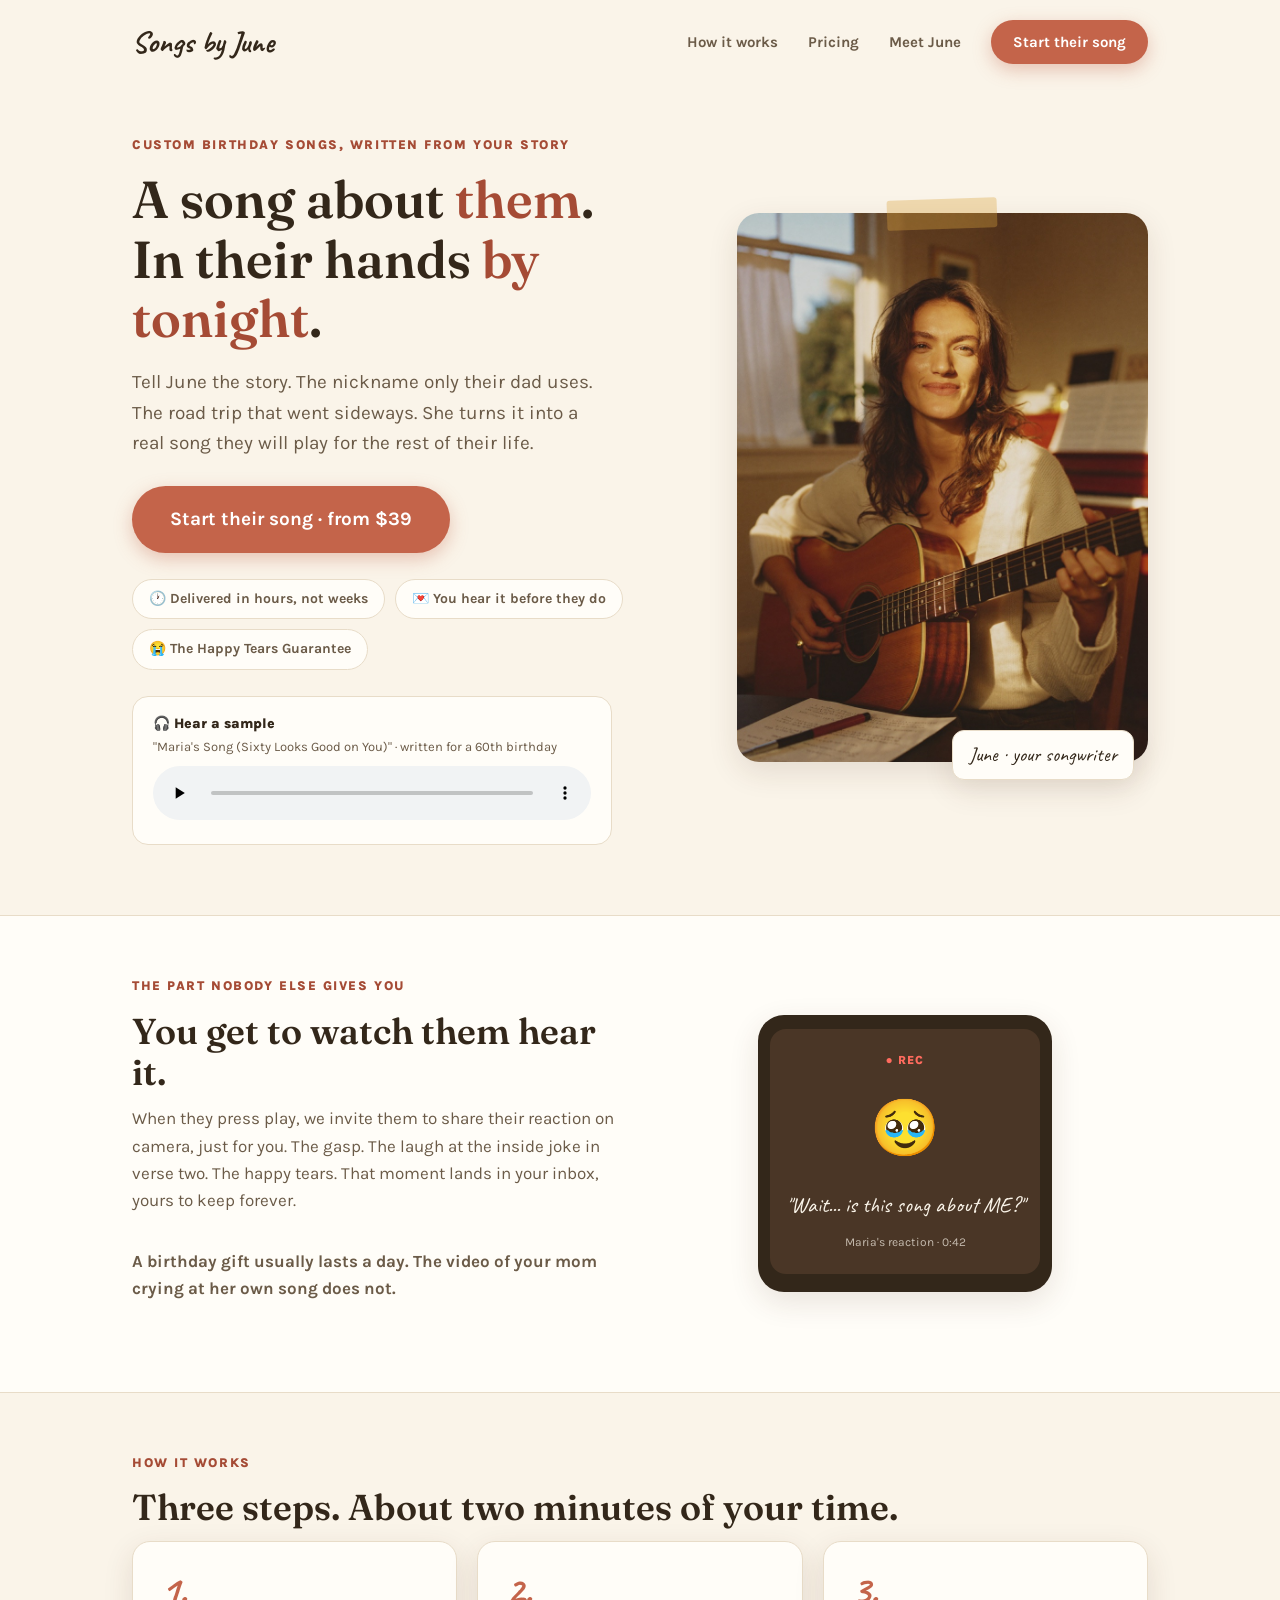
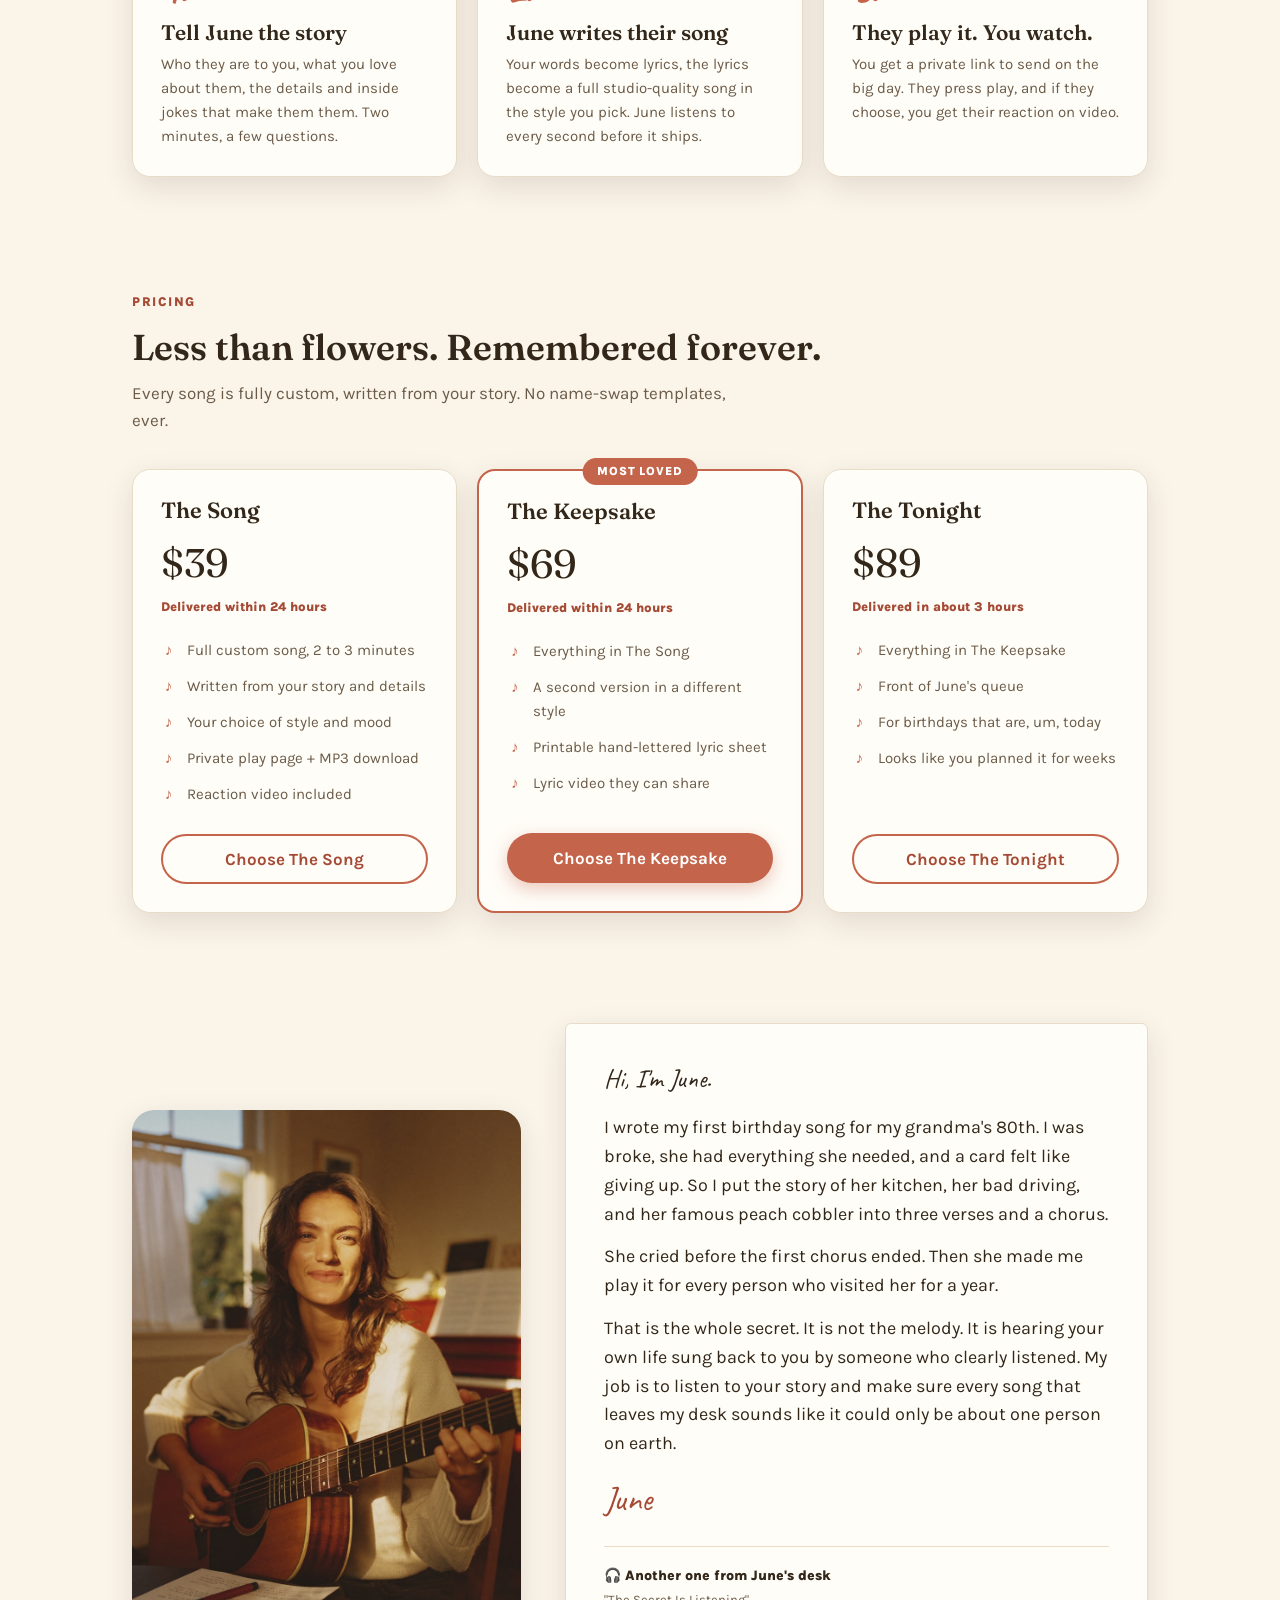
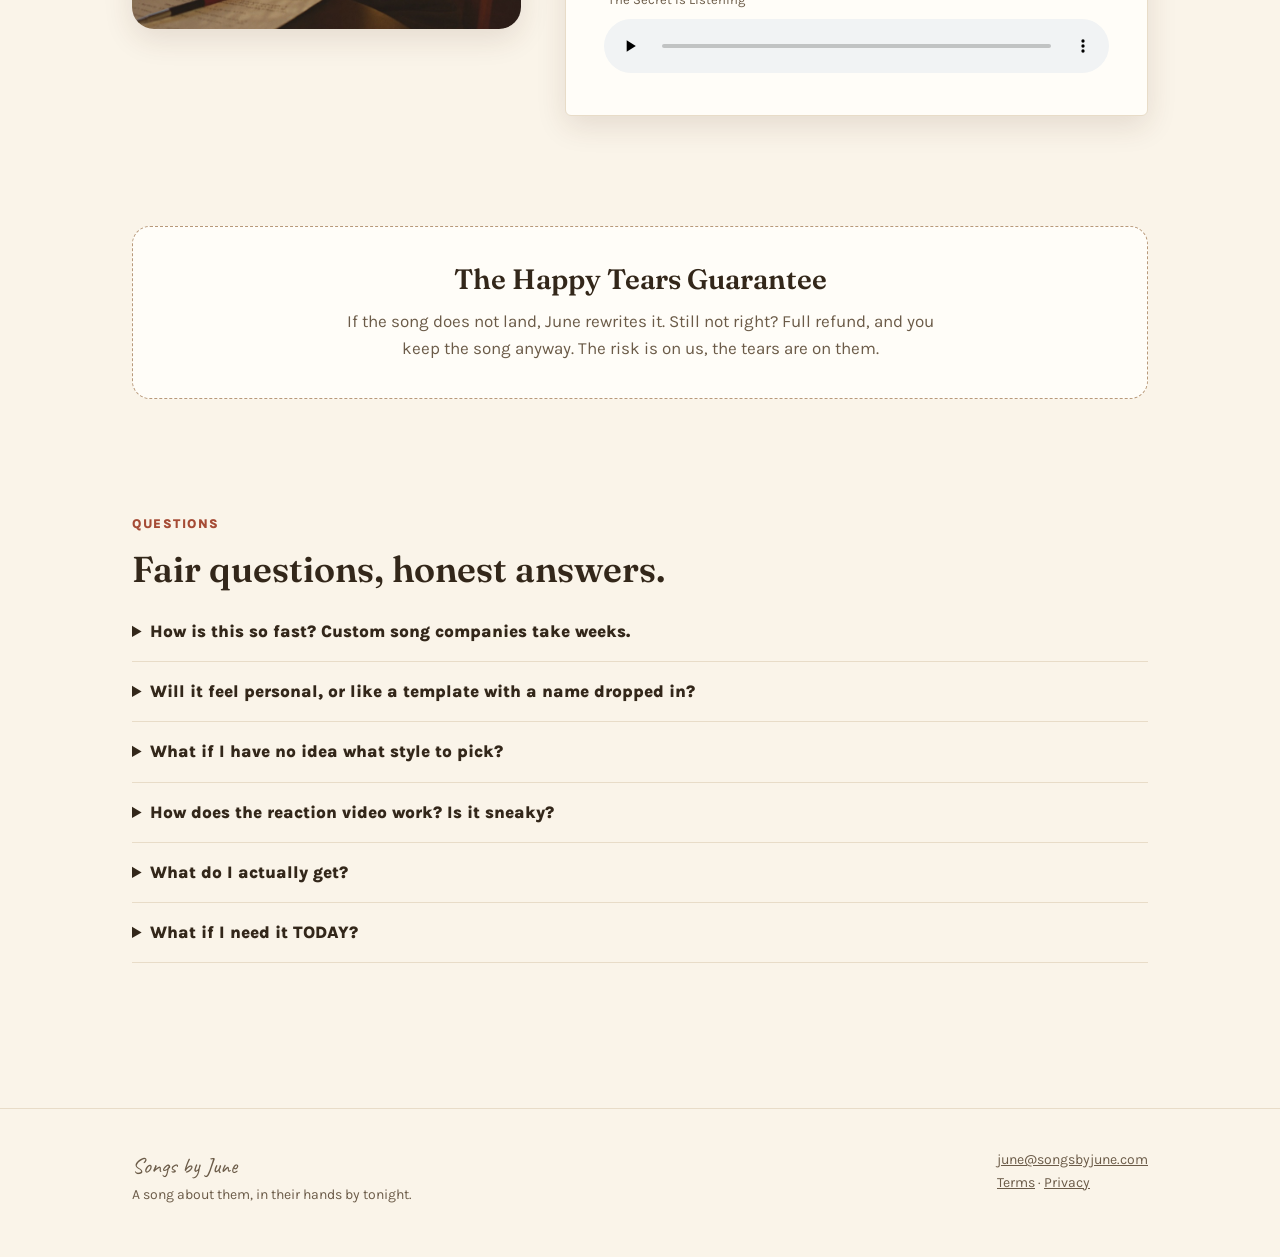
<file: index.html>
<!doctype html>
<html lang="en">
<head>
<meta charset="utf-8">
<meta name="viewport" content="width=device-width, initial-scale=1">
<title>Songs by June | A custom birthday song about them, in their hands by tonight</title>
<meta name="description" content="June turns your stories, memories, and inside jokes into a real custom birthday song. Delivered in hours, not weeks. From $39.">
<link rel="preconnect" href="https://fonts.googleapis.com">
<link href="https://fonts.googleapis.com/css2?family=Fraunces:wght@500;600;700&family=Karla:wght@400;700;800&family=Caveat:wght@600;700&display=swap" rel="stylesheet">
<link rel="stylesheet" href="style.css">
<style>
  .hero { display: grid; grid-template-columns: 1.15fr .85fr; gap: 48px; align-items: center; padding: 46px 0 70px; }
  .hero h1 { font-size: 52px; margin-bottom: 18px; }
  .hero h1 em { font-style: normal; color: var(--terra-deep); }
  .hero p.lead { font-size: 19px; color: var(--ink-soft); margin-bottom: 28px; max-width: 480px; }
  .portrait { position: relative; }
  .portrait img { width: 100%; border-radius: 22px; box-shadow: var(--shadow); display: block; }
  .portrait .tape { position: absolute; top: -14px; left: 50%; transform: translateX(-50%) rotate(-2deg);
    background: rgba(217,164,65,.35); width: 110px; height: 30px; border-radius: 3px; }
  .portrait .caption { position: absolute; bottom: -18px; right: 14px; background: var(--paper);
    border: 1px solid var(--line); border-radius: 12px; padding: 8px 16px; font-size: 20px; box-shadow: var(--shadow); }
  .chips { display: flex; flex-wrap: wrap; gap: 10px; margin-top: 26px; }
  section { padding: 55px 0; }
  .sec-title { font-size: 36px; margin-bottom: 12px; }
  .sec-sub { color: var(--ink-soft); max-width: 620px; margin-bottom: 34px; }
  .steps { display: grid; grid-template-columns: repeat(3, 1fr); gap: 20px; }
  .steps .card b.num { font-family: 'Caveat', cursive; font-size: 40px; color: var(--terra); display: block; line-height: 1; }
  .steps .card h3 { font-size: 21px; margin: 10px 0 8px; }
  .steps .card p { font-size: 15px; color: var(--ink-soft); }
  .reaction { background: var(--paper); border-top: 1px solid var(--line); border-bottom: 1px solid var(--line); }
  .reaction .grid { display: grid; grid-template-columns: 1fr 1fr; gap: 44px; align-items: center; }
  .phone { background: var(--ink); border-radius: 26px; padding: 14px 12px 18px; color: var(--cream); max-width: 300px; margin: 0 auto; box-shadow: var(--shadow); }
  .phone .screen { background: #4a3626; border-radius: 16px; padding: 22px 16px; text-align: center; }
  .phone .screen .rec { color: #ff6b5e; font-size: 12px; font-weight: 800; letter-spacing: .1em; }
  .phone .screen .face { font-size: 56px; margin: 14px 0; }
  .tiers { display: grid; grid-template-columns: repeat(3, 1fr); gap: 20px; align-items: stretch; }
  .tier { position: relative; display: flex; flex-direction: column; }
  .tier.popular { border: 2px solid var(--terra); }
  .tier .flag { position: absolute; top: -13px; left: 50%; transform: translateX(-50%); background: var(--terra);
    color: #fff; font-size: 12px; font-weight: 800; letter-spacing: .08em; padding: 4px 14px; border-radius: 20px; }
  .tier h3 { font-size: 22px; }
  .tier .price { font-family: 'Fraunces', serif; font-size: 40px; margin: 8px 0 2px; }
  .tier .when { font-size: 13px; font-weight: 800; color: var(--terra-deep); margin-bottom: 14px; }
  .tier ul { list-style: none; margin: 0 0 22px; flex: 1; }
  .tier li { font-size: 15px; color: var(--ink-soft); padding: 6px 0 6px 26px; position: relative; }
  .tier li::before { content: "♪"; position: absolute; left: 4px; color: var(--terra); }
  .june { display: grid; grid-template-columns: .8fr 1.2fr; gap: 44px; align-items: center; }
  .note { background: var(--paper); border: 1px solid var(--line); border-radius: 6px; padding: 34px 38px;
    box-shadow: var(--shadow); font-size: 18px; color: var(--ink); }
  .note .hand { font-size: 26px; }
  .note p { margin-bottom: 14px; }
  .sig { font-family: 'Caveat', cursive; font-size: 34px; color: var(--terra-deep); }
  details { border-bottom: 1px solid var(--line); padding: 16px 0; }
  details summary { font-weight: 800; cursor: pointer; font-size: 17px; }
  details p { color: var(--ink-soft); padding-top: 10px; max-width: 640px; }
  .guarantee { text-align: center; background: var(--paper); border: 1px dashed var(--kraft); border-radius: 18px; padding: 36px; }
  /* order overlay */
  #order { position: fixed; inset: 0; background: rgba(51,39,26,.45); display: none; z-index: 50; overflow-y: auto; padding: 30px 16px; }
  #order.open { display: block; }
  #order .panel { background: var(--cream); border-radius: 20px; max-width: 560px; margin: 0 auto; padding: 30px 30px 36px; position: relative; }
  #order .close { position: absolute; top: 14px; right: 18px; background: none; border: none; font-size: 26px; cursor: pointer; color: var(--ink-soft); }
  .step { display: none; } .step.on { display: block; }
  .stepnav { display: flex; justify-content: space-between; margin-top: 26px; }
  .tier-pick { border: 1.5px solid var(--line); border-radius: 14px; padding: 14px 16px; margin-bottom: 10px; cursor: pointer; background: #fff; display: flex; justify-content: space-between; align-items: center; }
  .tier-pick.on { border-color: var(--terra); background: rgba(196,100,74,.06); }
  .tier-pick b { font-size: 16px; } .tier-pick span { font-size: 13px; color: var(--ink-soft); display: block; }
  .tier-pick .p { font-family: 'Fraunces', serif; font-size: 22px; }
  @media (max-width: 820px) {
    .hero, .reaction .grid, .june { grid-template-columns: 1fr; }
    .hero h1 { font-size: 38px; }
    .steps, .tiers { grid-template-columns: 1fr; }
    .portrait { max-width: 340px; margin: 0 auto; }
  }
</style>
</head>
<body>
<div class="wrap">
  <nav>
    <a class="logo" href="./">Songs by June</a>
    <div class="links">
      <a href="#how">How it works</a>
      <a href="#pricing">Pricing</a>
      <a href="#june">Meet June</a>
      <a href="#" class="btn open-order">Start their song</a>
    </div>
  </nav>

  <header class="hero">
    <div>
      <span class="eyebrow">Custom birthday songs, written from your story</span>
      <h1>A song about <em>them</em>.<br>In their hands <em>by tonight</em>.</h1>
      <p class="lead">Tell June the story. The nickname only their dad uses. The road trip that went sideways. She turns it into a real song they will play for the rest of their life.</p>
      <a href="#" class="btn big open-order">Start their song · from $39</a>
      <div class="chips">
        <span class="chip">🕐 Delivered in hours, not weeks</span>
        <span class="chip">💌 You hear it before they do</span>
        <span class="chip">😭 The Happy Tears Guarantee</span>
      </div>
      <div style="margin-top:26px;background:var(--paper);border:1px solid var(--line);border-radius:16px;padding:16px 20px;max-width:480px">
        <div style="font-weight:800;font-size:14px;margin-bottom:2px">🎧 Hear a sample</div>
        <div class="hint" style="margin:0 0 8px">"Maria's Song (Sixty Looks Good on You)" · written for a 60th birthday</div>
        <audio controls preload="none" style="width:100%" src="assets/sample.mp3"></audio>
      </div>
    </div>
    <div class="portrait">
      <div class="tape"></div>
      <img src="assets/june.jpg" alt="June, songwriter, in her home studio with her guitar">
      <div class="caption hand">June · your songwriter</div>
    </div>
  </header>
</div>

<section class="reaction">
  <div class="wrap grid">
    <div>
      <span class="eyebrow">The part nobody else gives you</span>
      <h2 class="sec-title">You get to watch them hear it.</h2>
      <p class="sec-sub">When they press play, we invite them to share their reaction on camera, just for you. The gasp. The laugh at the inside joke in verse two. The happy tears. That moment lands in your inbox, yours to keep forever.</p>
      <p class="sec-sub"><b>A birthday gift usually lasts a day. The video of your mom crying at her own song does not.</b></p>
    </div>
    <div class="phone">
      <div class="screen">
        <div class="rec">● REC</div>
        <div class="face">🥹</div>
        <div class="hand" style="font-size:22px">"Wait... is this song about ME?"</div>
        <p style="font-size:12px;opacity:.7;margin-top:10px">Maria's reaction · 0:42</p>
      </div>
    </div>
  </div>
</section>

<div class="wrap">
  <section id="how">
    <span class="eyebrow">How it works</span>
    <h2 class="sec-title">Three steps. About two minutes of your time.</h2>
    <div class="steps">
      <div class="card"><b class="num">1.</b><h3>Tell June the story</h3><p>Who they are to you, what you love about them, the details and inside jokes that make them them. Two minutes, a few questions.</p></div>
      <div class="card"><b class="num">2.</b><h3>June writes their song</h3><p>Your words become lyrics, the lyrics become a full studio-quality song in the style you pick. June listens to every second before it ships.</p></div>
      <div class="card"><b class="num">3.</b><h3>They play it. You watch.</h3><p>You get a private link to send on the big day. They press play, and if they choose, you get their reaction on video.</p></div>
    </div>
  </section>

  <section id="pricing">
    <span class="eyebrow">Pricing</span>
    <h2 class="sec-title">Less than flowers. Remembered forever.</h2>
    <p class="sec-sub">Every song is fully custom, written from your story. No name-swap templates, ever.</p>
    <div class="tiers">
      <div class="card tier">
        <h3>The Song</h3>
        <div class="price">$39</div>
        <div class="when">Delivered within 24 hours</div>
        <ul>
          <li>Full custom song, 2 to 3 minutes</li>
          <li>Written from your story and details</li>
          <li>Your choice of style and mood</li>
          <li>Private play page + MP3 download</li>
          <li>Reaction video included</li>
        </ul>
        <button class="btn ghost open-order" data-tier="classic">Choose The Song</button>
      </div>
      <div class="card tier popular">
        <div class="flag">MOST LOVED</div>
        <h3>The Keepsake</h3>
        <div class="price">$69</div>
        <div class="when">Delivered within 24 hours</div>
        <ul>
          <li>Everything in The Song</li>
          <li>A second version in a different style</li>
          <li>Printable hand-lettered lyric sheet</li>
          <li>Lyric video they can share</li>
        </ul>
        <button class="btn open-order" data-tier="deluxe">Choose The Keepsake</button>
      </div>
      <div class="card tier">
        <h3>The Tonight</h3>
        <div class="price">$89</div>
        <div class="when">Delivered in about 3 hours</div>
        <ul>
          <li>Everything in The Keepsake</li>
          <li>Front of June's queue</li>
          <li>For birthdays that are, um, today</li>
          <li>Looks like you planned it for weeks</li>
        </ul>
        <button class="btn ghost open-order" data-tier="rush">Choose The Tonight</button>
      </div>
    </div>
  </section>

  <section id="june">
    <div class="june">
      <div class="portrait">
        <img src="assets/june.jpg" alt="June with her guitar">
      </div>
      <div class="note">
        <p class="hand">Hi, I'm June.</p>
        <p>I wrote my first birthday song for my grandma's 80th. I was broke, she had everything she needed, and a card felt like giving up. So I put the story of her kitchen, her bad driving, and her famous peach cobbler into three verses and a chorus.</p>
        <p>She cried before the first chorus ended. Then she made me play it for every person who visited her for a year.</p>
        <p>That is the whole secret. It is not the melody. It is hearing your own life sung back to you by someone who clearly listened. My job is to listen to your story and make sure every song that leaves my desk sounds like it could only be about one person on earth.</p>
        <p class="sig">June</p>
        <div style="border-top:1px solid var(--line);margin-top:20px;padding-top:18px">
          <div style="font-weight:800;font-size:14px">🎧 Another one from June's desk</div>
          <div class="hint" style="margin:2px 0 8px">"The Secret Is Listening"</div>
          <audio controls preload="none" style="width:100%" src="assets/the-secret-is-listening.mp3"></audio>
        </div>
      </div>
    </div>
  </section>

  <section>
    <div class="guarantee">
      <h2 class="sec-title" style="font-size:28px">The Happy Tears Guarantee</h2>
      <p class="sec-sub" style="margin:10px auto 0">If the song does not land, June rewrites it. Still not right? Full refund, and you keep the song anyway. The risk is on us, the tears are on them.</p>
    </div>
  </section>

  <section id="faq">
    <span class="eyebrow">Questions</span>
    <h2 class="sec-title">Fair questions, honest answers.</h2>
    <details><summary>How is this so fast? Custom song companies take weeks.</summary><p>June writes your lyrics herself from the story you share, then produces the track with modern studio tools instead of booking session musicians for every order. She listens to and approves every song before it ships. The speed comes from the tools. The heart comes from your story, and that part never gets automated.</p></details>
    <details><summary>Will it feel personal, or like a template with a name dropped in?</summary><p>There are no templates. Your song is written from your answers, so the lyrics carry your actual details: the nickname, the town, the story from that one summer. If the details you gave us are not in the song, that is a rewrite on us.</p></details>
    <details><summary>What if I have no idea what style to pick?</summary><p>Pick the artist or vibe they already love and June takes it from there. When in doubt, warm acoustic works for almost everyone over 40, and upbeat pop for almost everyone under it.</p></details>
    <details><summary>How does the reaction video work? Is it sneaky?</summary><p>Not sneaky at all. When your person opens their song page, we ask them on screen if they would like to share their reaction with you while they listen. They can say no and just enjoy the song. If they say yes, they see themselves being recorded the whole time, review the video afterward, and choose to send it. Most people say yes. It is a lovely thing to give back.</p></details>
    <details><summary>What do I actually get?</summary><p>A private page with their song that you can text or email on the big day, the MP3 to keep, the lyrics, and their reaction video if they record one. Keepsake orders also get a second version of the song, a printable lyric sheet, and a shareable lyric video.</p></details>
    <details><summary>What if I need it TODAY?</summary><p>That is The Tonight tier. Order by early evening and June moves you to the front of the queue, about 3 hours door to door. Nobody will ever know you remembered this morning.</p></details>
  </section>
</div>

<footer>
  <div class="wrap" style="display:flex;justify-content:space-between;flex-wrap:wrap;gap:14px">
    <div><span class="hand" style="font-size:22px">Songs by June</span><br>A song about them, in their hands by tonight.</div>
    <div>
      <a href="mailto:june@songsbyjune.com">june@songsbyjune.com</a><br>
      <a href="terms.html">Terms</a> · <a href="privacy.html">Privacy</a>
    </div>
  </div>
</footer>

<!-- ORDER FLOW -->
<div id="order">
  <div class="panel">
    <button class="close" aria-label="Close">×</button>
    <div class="progress"><span class="on"></span><span></span><span></span><span></span></div>

    <div class="step on" data-step="0">
      <h2 style="font-size:26px">Who is this song for?</h2>
      <label>Their first name</label>
      <input type="text" id="f-recipient" placeholder="Mom, Sarah, Big Mike...">
      <label>They are your...</label>
      <div class="pill-row" id="f-relationship">
        <button class="pill">Mom</button><button class="pill">Dad</button><button class="pill">Partner</button>
        <button class="pill">Best friend</button><button class="pill">Sister</button><button class="pill">Brother</button>
        <button class="pill">Grandparent</button><button class="pill">My kid</button><button class="pill">Someone else</button>
      </div>
      <label>The occasion</label>
      <input type="text" id="f-occasion" placeholder="Her 60th birthday, his 30th, just their birthday...">
    </div>

    <div class="step" data-step="1">
      <h2 style="font-size:26px">Tell June the good stuff.</h2>
      <p class="hint" style="margin-top:6px">This is where the song comes from. The more specific, the more tears.</p>
      <label>What do you love most about them?</label>
      <textarea id="f-love" placeholder="She raised three of us on her own and still laughs louder than anyone in the room..."></textarea>
      <label>Details only your family or friends would know</label>
      <textarea id="f-details" placeholder="Nicknames, inside jokes, their famous dish, the story everyone retells, their catchphrase..."></textarea>
    </div>

    <div class="step" data-step="2">
      <h2 style="font-size:26px">What should it sound like?</h2>
      <label>Style</label>
      <div class="pill-row" id="f-genre">
        <button class="pill">Warm acoustic</button><button class="pill">Country</button><button class="pill">Upbeat pop</button>
        <button class="pill">Classic rock</button><button class="pill">Smooth R&B</button><button class="pill">Playful rap</button>
      </div>
      <label>Mood</label>
      <div class="pill-row" id="f-mood">
        <button class="pill">Make them cry</button><button class="pill">Make them laugh</button><button class="pill">Both, please</button>
      </div>
      <label>Anything else June should know? <span style="font-weight:400;color:var(--ink-soft)">(optional)</span></label>
      <textarea id="f-notes" placeholder="Please mention her dog Biscuit. Avoid mentioning the divorce."></textarea>
    </div>

    <div class="step" data-step="3">
      <h2 style="font-size:26px">Almost there.</h2>
      <label>Pick your package</label>
      <div class="tier-pick" data-tier="classic"><div><b>The Song</b><span>Custom song + reaction video · within 24h</span></div><div class="p">$39</div></div>
      <div class="tier-pick on" data-tier="deluxe"><div><b>The Keepsake ♥</b><span>+ second version, lyric sheet, lyric video</span></div><div class="p">$69</div></div>
      <div class="tier-pick" data-tier="rush"><div><b>The Tonight</b><span>Everything, delivered in about 3 hours</span></div><div class="p">$89</div></div>
      <label>Your name</label>
      <input type="text" id="f-buyer">
      <label>Your email <span style="font-weight:400;color:var(--ink-soft)">(where the song and reaction land)</span></label>
      <input type="email" id="f-email">
      <div id="referral-note" class="hint" style="display:none">🎁 $10 friend discount applied at checkout.</div>
      <div class="hint" style="margin-top:14px">Payment is handled securely by Stripe. You will get your private song page by email, and you hear the song before they do.</div>
    </div>

    <div class="stepnav">
      <button class="btn ghost" id="back" style="visibility:hidden">Back</button>
      <button class="btn" id="next">Next</button>
    </div>
  </div>
</div>

<script>
const API = 'https://bukgitgwwmzdjibekmzb.supabase.co/functions/v1';
const state = { step: 0, tier: 'deluxe', relationship: '', genre: '', mood: '', referral: null };

const qs = new URLSearchParams(location.search);
if (qs.get('code')) {
  state.referral = qs.get('code').toUpperCase();
  document.getElementById('referral-note').style.display = 'block';
}

const order = document.getElementById('order');
document.querySelectorAll('.open-order').forEach(b => b.addEventListener('click', e => {
  e.preventDefault();
  if (b.dataset.tier) setTier(b.dataset.tier);
  order.classList.add('open');
}));
order.querySelector('.close').addEventListener('click', () => order.classList.remove('open'));

function pillGroup(id, key) {
  document.querySelectorAll('#' + id + ' .pill').forEach(p => p.addEventListener('click', () => {
    document.querySelectorAll('#' + id + ' .pill').forEach(x => x.classList.remove('on'));
    p.classList.add('on');
    state[key] = p.textContent;
  }));
}
pillGroup('f-relationship', 'relationship');
pillGroup('f-genre', 'genre');
pillGroup('f-mood', 'mood');

function setTier(t) {
  state.tier = t;
  document.querySelectorAll('.tier-pick').forEach(x => x.classList.toggle('on', x.dataset.tier === t));
}
document.querySelectorAll('.tier-pick').forEach(x => x.addEventListener('click', () => setTier(x.dataset.tier)));

const steps = document.querySelectorAll('.step');
const dots = document.querySelectorAll('.progress span');
const back = document.getElementById('back');
const next = document.getElementById('next');

function show(n) {
  state.step = n;
  steps.forEach(s => s.classList.toggle('on', +s.dataset.step === n));
  dots.forEach((d, i) => d.classList.toggle('on', i <= n));
  back.style.visibility = n === 0 ? 'hidden' : 'visible';
  next.textContent = n === 3 ? 'Write their song →' : 'Next';
}
back.addEventListener('click', () => show(state.step - 1));
next.addEventListener('click', async () => {
  if (state.step === 0 && !document.getElementById('f-recipient').value.trim()) {
    return alert('Tell us their name first.');
  }
  if (state.step < 3) return show(state.step + 1);

  const buyer = document.getElementById('f-buyer').value.trim();
  const email = document.getElementById('f-email').value.trim();
  if (!buyer || !email.includes('@')) return alert('We need your name and a real email to send the song to.');

  next.disabled = true;
  next.textContent = 'Opening secure checkout...';
  try {
    const r = await fetch(API + '/bday-checkout', {
      method: 'POST',
      headers: { 'Content-Type': 'application/json' },
      body: JSON.stringify({
        tier: state.tier,
        buyer_name: buyer,
        buyer_email: email,
        recipient_name: document.getElementById('f-recipient').value.trim(),
        relationship: state.relationship,
        genre: state.genre,
        referral_code: state.referral,
        brief: {
          occasion: document.getElementById('f-occasion').value,
          love: document.getElementById('f-love').value,
          details: document.getElementById('f-details').value,
          mood: state.mood,
          notes: document.getElementById('f-notes').value
        }
      })
    });
    const data = await r.json();
    if (data.url) { location.href = data.url; return; }
    throw new Error(data.error || 'unknown');
  } catch (err) {
    alert('Something hiccuped on our end. Please try again in a moment.');
    next.disabled = false;
    next.textContent = 'Write their song →';
  }
});
</script>
</body>
</html>
</file>
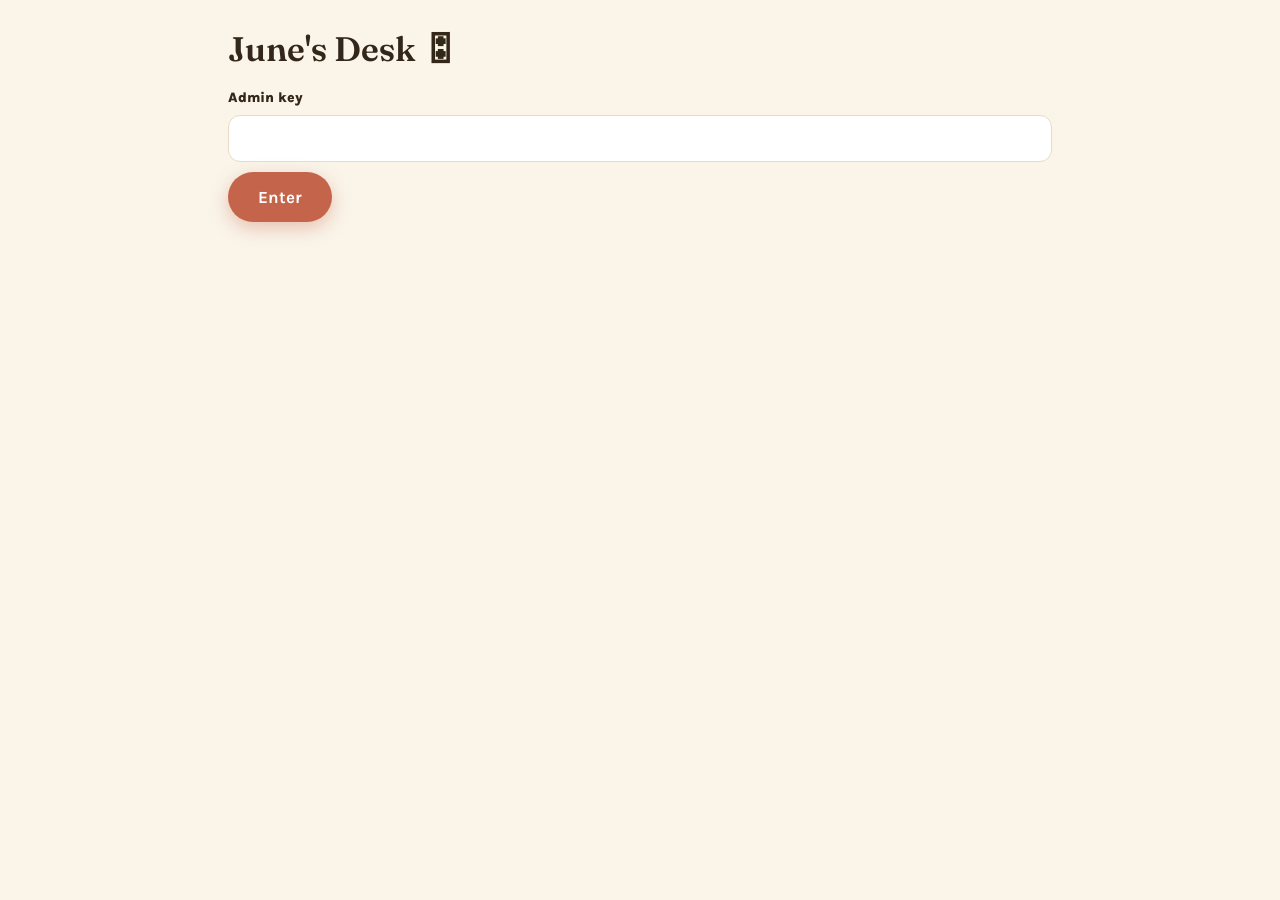
<file: admin/index.html>
<!doctype html>
<html lang="en">
<head>
<meta charset="utf-8">
<meta name="viewport" content="width=device-width, initial-scale=1">
<title>June's Desk</title>
<meta name="robots" content="noindex">
<link href="https://fonts.googleapis.com/css2?family=Fraunces:wght@600&family=Karla:wght@400;700;800&display=swap" rel="stylesheet">
<link rel="stylesheet" href="../style.css">
<style>
  main { max-width: 860px; margin: 0 auto; padding: 30px 18px; }
  .order { margin-bottom: 14px; }
  .order .head { display: flex; justify-content: space-between; align-items: center; cursor: pointer; }
  .badge { font-size: 12px; font-weight: 800; padding: 3px 10px; border-radius: 12px; background: var(--line); }
  .badge.paid { background: #F6D8A8; } .badge.delivered { background: #CBE3C0; } .badge.reacted { background: #F4C7BC; }
  .body { display: none; border-top: 1px solid var(--line); margin-top: 14px; padding-top: 14px; }
  .order.open .body { display: block; }
  pre { white-space: pre-wrap; background: var(--cream); padding: 14px; border-radius: 10px; font-size: 13px; }
  .row { display: flex; gap: 8px; margin-top: 10px; flex-wrap: wrap; }
  .stats { display: flex; gap: 10px; flex-wrap: wrap; margin: 14px 0; }
  .stat { background: var(--paper); border: 1px solid var(--line); border-radius: 12px; padding: 10px 16px; font-size: 13px; }
  .stat b { display: block; font-size: 20px; font-family: 'Fraunces', serif; }
</style>
</head>
<body>
<main>
  <h1 style="font-family:'Fraunces',serif">June's Desk 🎛</h1>
  <div id="auth"><label>Admin key</label><input type="text" id="key"><div class="row"><button class="btn" id="save-key">Enter</button></div></div>
  <div id="desk" style="display:none">
    <div class="stats" id="stats"></div>
    <div class="row" style="margin-bottom:16px">
      <button class="btn ghost f" data-f="">All</button>
      <button class="btn ghost f" data-f="paid">🔥 Production queue</button>
      <button class="btn ghost f" data-f="delivered">Delivered</button>
      <button class="btn ghost f" data-f="reacted">Reacted</button>
    </div>
    <div id="orders"></div>
  </div>
</main>
<script>
const API = 'https://bukgitgwwmzdjibekmzb.supabase.co/functions/v1';
let KEY = localStorage.getItem('bday_admin_key') || '';
const $ = id => document.getElementById(id);
const hdr = () => ({ 'Authorization': 'Bearer ' + KEY, 'Content-Type': 'application/json' });

$('save-key').onclick = () => { KEY = $('key').value.trim(); localStorage.setItem('bday_admin_key', KEY); boot(); };
document.querySelectorAll('.f').forEach(b => b.onclick = () => load(b.dataset.f));

async function boot() {
  if (!KEY) return;
  const ok = await load('');
  if (!ok) return;
  $('auth').style.display = 'none';
  $('desk').style.display = 'block';
  const s = await fetch(`${API}/bday-admin?stats=1`, { headers: hdr() }).then(r => r.json());
  if (s.last_30d) {
    const keys = ['paid','delivered','song_played','reaction_recorded','share_clicked','referral_converted'];
    $('stats').innerHTML = keys.map(k => `<div class="stat"><b>${s.last_30d[k] || 0}</b>${k.replace(/_/g,' ')}</div>`).join('');
  }
}

async function load(f) {
  const r = await fetch(`${API}/bday-admin${f ? '?status=' + f : ''}`, { headers: hdr() });
  if (r.status === 401) { alert('Bad key'); return false; }
  const { orders } = await r.json();
  $('orders').innerHTML = (orders || []).map(render).join('') || '<p>No orders here yet.</p>';
  document.querySelectorAll('.order .head').forEach(h => h.onclick = () => h.parentElement.classList.toggle('open'));
  document.querySelectorAll('[data-act]').forEach(b => b.onclick = () => act(b));
  return true;
}

function sunoPrompt(o) {
  const b = o.brief || {};
  return `[Style prompt for Suno custom mode]\n${o.genre || 'warm acoustic'}, heartfelt birthday song, ${b.mood || ''}, clear vocals, radio quality\n\n[Write lyrics from this brief]\nRecipient: ${o.recipient_name} (${o.relationship || '?'} of ${o.buyer_name})\nOccasion: ${b.occasion || 'birthday'}\nWhat they love about them: ${b.love || '-'}\nDetails and inside jokes to include: ${b.details || '-'}\nMood: ${b.mood || '-'}\nNotes: ${b.notes || '-'}\n\nRules: use the real details verbatim (names, nicknames, places). 2 verses, chorus x2, bridge. Singable, warm, zero generic filler lines.`;
}

function render(o) {
  const d = new Date(o.created_at).toLocaleString();
  return `<div class="card order" data-id="${o.id}">
    <div class="head"><div><b>${o.recipient_name}</b> ← ${o.buyer_name} · ${o.tier} · $${(o.amount_cents||0)/100}<br><span style="font-size:12px;color:var(--ink-soft)">${d} · ${o.buyer_email}</span></div>
    <span class="badge ${o.status}">${o.status}</span></div>
    <div class="body">
      <pre>${JSON.stringify(o.brief, null, 1)}</pre>
      <div class="row">
        <button class="btn ghost" data-act="prompt">📋 Copy Suno prompt</button>
        <button class="btn ghost" data-act="upload">⬆️ Upload song file</button>
        <input type="file" accept="audio/*" style="display:none" class="file">
      </div>
      <label>Lyrics</label><textarea class="lyr">${o.song_lyrics || ''}</textarea>
      <label>Song URL</label><input type="text" class="surl" value="${o.song_url || ''}">
      <div class="row">
        <button class="btn ghost" data-act="save">Save</button>
        <button class="btn" data-act="deliver">✅ Save + mark delivered</button>
        <a class="btn ghost" href="../s/?t=${o.delivery_token}" target="_blank">Recipient page</a>
        <a class="btn ghost" href="../my/?m=${o.manage_token}" target="_blank">Buyer page</a>
      </div>
    </div></div>`;
}

async function act(btn) {
  const card = btn.closest('.order');
  const id = card.dataset.id;
  const o = { id };
  if (btn.dataset.act === 'prompt') {
    const r = await fetch(`${API}/bday-admin`, { headers: hdr() });
    const { orders } = await r.json();
    const full = orders.find(x => x.id === id);
    navigator.clipboard.writeText(sunoPrompt(full));
    btn.textContent = 'Copied!';
    return;
  }
  if (btn.dataset.act === 'upload') {
    const fi = card.querySelector('.file');
    fi.onchange = async () => {
      const f = fi.files[0]; if (!f) return;
      btn.textContent = 'Uploading...';
      const ext = f.name.split('.').pop().toLowerCase();
      const s = await fetch(`${API}/bday-admin`, { method: 'POST', headers: hdr(),
        body: JSON.stringify({ action: 'song_upload_url', order_id: id, ext }) }).then(r => r.json());
      await fetch(s.upload_url, { method: 'PUT', headers: { 'Content-Type': f.type || 'audio/mpeg' }, body: f });
      card.querySelector('.surl').value = s.public_url;
      btn.textContent = '⬆️ Uploaded ✓';
    };
    fi.click();
    return;
  }
  const patch = { action: 'update', order_id: id, song_lyrics: card.querySelector('.lyr').value, song_url: card.querySelector('.surl').value };
  if (btn.dataset.act === 'deliver') patch.status = 'delivered';
  await fetch(`${API}/bday-admin`, { method: 'POST', headers: hdr(), body: JSON.stringify(patch) });
  btn.textContent = 'Saved ✓';
}
if (KEY) { $('key').value = KEY; boot(); }
</script>
</body>
</html>
</file>
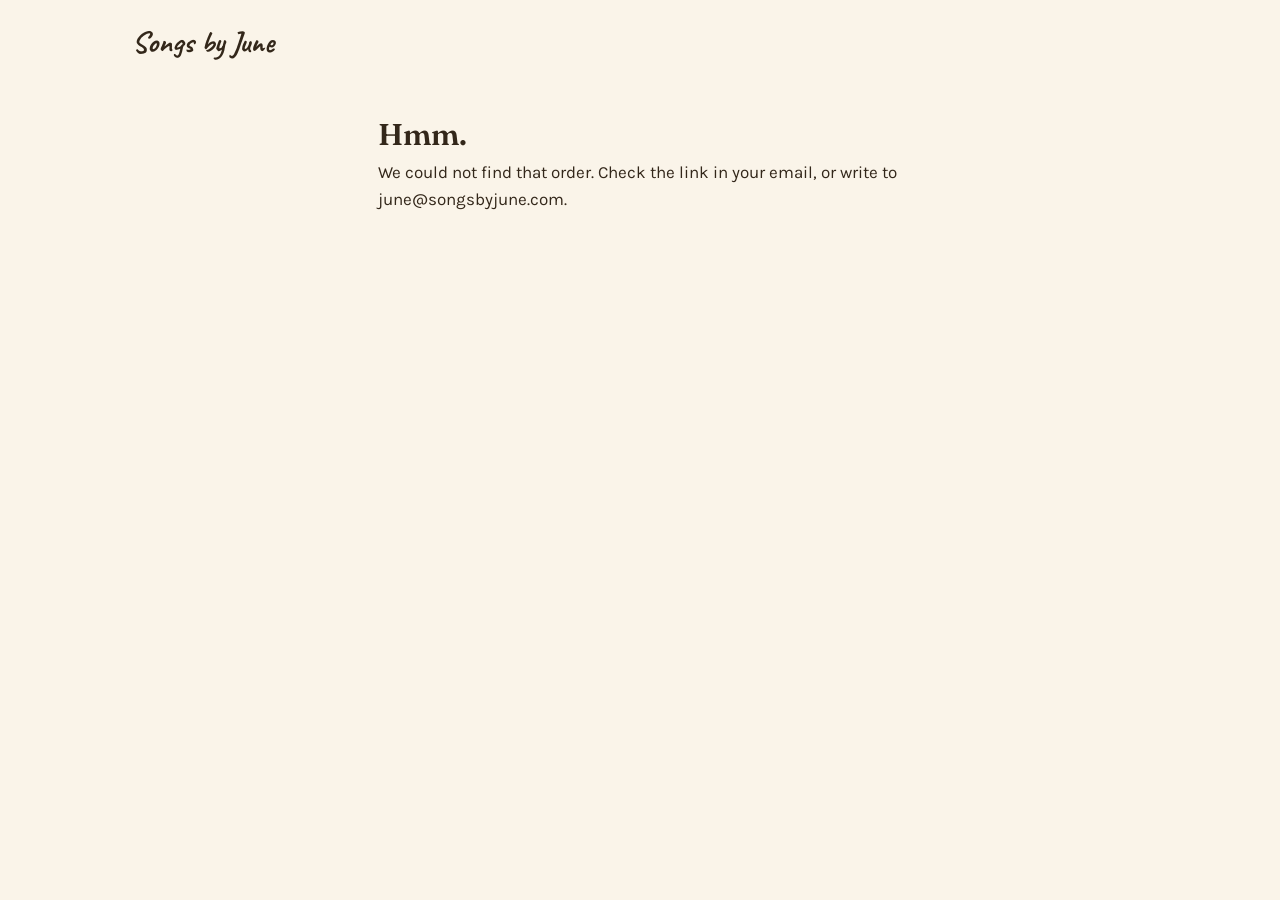
<file: my/index.html>
<!doctype html>
<html lang="en">
<head>
<meta charset="utf-8">
<meta name="viewport" content="width=device-width, initial-scale=1">
<title>Your song | Songs by June</title>
<meta name="robots" content="noindex">
<link rel="preconnect" href="https://fonts.googleapis.com">
<link href="https://fonts.googleapis.com/css2?family=Fraunces:wght@500;600;700&family=Karla:wght@400;700;800&family=Caveat:wght@600;700&display=swap" rel="stylesheet">
<link rel="stylesheet" href="../style.css">
<style>
  main { max-width: 560px; margin: 0 auto; padding: 34px 18px 60px; }
  h1 { font-size: 30px; margin-bottom: 6px; }
  .timeline { margin: 26px 0; }
  .tl { display: flex; gap: 14px; padding: 12px 0; align-items: flex-start; opacity: .35; }
  .tl.done { opacity: 1; }
  .tl .ico { font-size: 22px; width: 30px; text-align: center; }
  .tl b { display: block; font-size: 16px; }
  .tl span { font-size: 14px; color: var(--ink-soft); }
  audio, video { width: 100%; margin-top: 12px; border-radius: 14px; }
  .linkbox { display: flex; gap: 8px; margin-top: 12px; }
  .linkbox input { flex: 1; font-size: 14px; }
  .section { margin-top: 26px; }
  .lyrics { white-space: pre-wrap; background: var(--paper); border: 1px solid var(--line); border-radius: 14px; padding: 20px; font-family: 'Fraunces', serif; font-size: 15px; margin-top: 12px; }
  .refer { background: var(--paper); border: 1px dashed var(--kraft); border-radius: 16px; padding: 24px; text-align: center; }
  .refer .code { font-family: 'Fraunces', serif; font-size: 24px; letter-spacing: .08em; margin: 8px 0; }
</style>
</head>
<body>
<div class="wrap"><nav><a class="logo" href="../">Songs by June</a></nav></div>
<main>
  <div id="loading"><p>Finding your order...</p></div>
  <div id="page" style="display:none">
    <span class="eyebrow" id="status-line"></span>
    <h1 id="title"></h1>
    <p style="color:var(--ink-soft)" id="subtitle"></p>

    <div class="timeline">
      <div class="tl" id="tl-paid"><div class="ico">💛</div><div><b>Order received</b><span>June has your story.</span></div></div>
      <div class="tl" id="tl-writing"><div class="ico">✍️</div><div><b>June is writing</b><span>Lyrics first, then the studio.</span></div></div>
      <div class="tl" id="tl-delivered"><div class="ico">🎶</div><div><b>Song ready</b><span>Yours to preview, then send.</span></div></div>
      <div class="tl" id="tl-reacted"><div class="ico">🥹</div><div><b>They heard it</b><span>The reaction is in.</span></div></div>
    </div>

    <div class="section card" id="song-section" style="display:none">
      <h3>The song 🎧 <span style="font-weight:400;font-size:14px;color:var(--ink-soft)">(you hear it first)</span></h3>
      <audio id="song" controls></audio>
      <a id="download" class="btn ghost" style="margin-top:12px" download>Download MP3</a>
      <button class="btn ghost" id="toggle-lyrics" style="margin-top:12px;margin-left:8px">Lyrics</button>
      <div class="lyrics" id="lyrics" style="display:none"></div>
      <div id="keepsakes" style="margin-top:12px"></div>
    </div>

    <div class="section card" id="share-section" style="display:none">
      <h3>Send it on the big day 🎂</h3>
      <p style="font-size:15px;color:var(--ink-soft)">This is their private song page. Text it, email it, or play it at the party. If they say yes to the camera, their reaction comes straight back to you.</p>
      <div class="linkbox">
        <input type="text" id="dlink" readonly>
        <button class="btn" id="copy">Copy</button>
      </div>
    </div>

    <div class="section card" id="reaction-section" style="display:none">
      <h3>Their reaction 🥹</h3>
      <p style="font-size:15px;color:var(--ink-soft)">This is why we do this.</p>
      <video id="reaction" controls playsinline></video>
    </div>

    <div class="section refer">
      <b>Give $10, get a favor returned</b>
      <p style="font-size:14px;color:var(--ink-soft);margin-top:6px">Share your code. Friends get $10 off their first song, and you will be the person who showed them the best gift on earth.</p>
      <div class="code" id="mycode"></div>
      <button class="btn ghost" id="copy-code">Copy code + link</button>
    </div>
  </div>
  <div id="notfound" style="display:none"><h1>Hmm.</h1><p>We could not find that order. Check the link in your email, or write to june@songsbyjune.com.</p></div>
</main>

<script>
const API = 'https://bukgitgwwmzdjibekmzb.supabase.co/functions/v1';
const m = new URLSearchParams(location.search).get('m');
const isNew = new URLSearchParams(location.search).get('new');
const $ = id => document.getElementById(id);

async function init() {
  if (!m) return miss();
  let o;
  try { o = await fetch(`${API}/bday-order?m=${encodeURIComponent(m)}`).then(r => r.json()); } catch {}
  if (!o || o.error) return miss();
  $('loading').style.display = 'none';
  $('page').style.display = 'block';

  const first = o.recipient_name;
  if (isNew) {
    $('status-line').textContent = 'Order confirmed';
    $('title').textContent = `${first}'s song is in motion. 🎉`;
    $('subtitle').textContent = `June is reading your story now. We will email you at every step, and you will hear the song before ${first} does.`;
  } else {
    $('status-line').textContent = 'Your order';
    $('title').textContent = `A song for ${first}`;
    $('subtitle').textContent = '';
  }

  const st = o.status;
  const done = ['paid', 'in_production', 'delivered', 'reacted'];
  const idx = { paid: 1, in_production: 2, delivered: 3, reacted: 4 }[st] || 1;
  ['tl-paid', 'tl-writing', 'tl-delivered', 'tl-reacted'].forEach((id, i) => {
    if (i < idx) $(id).classList.add('done');
  });

  if (o.song_url) {
    $('song-section').style.display = 'block';
    $('share-section').style.display = 'block';
    $('song').src = o.song_url;
    $('download').href = o.song_url;
    if (o.song_lyrics) $('lyrics').textContent = o.song_lyrics; else $('toggle-lyrics').style.display = 'none';
    $('dlink').value = `${new URL("../s/", location.href).href}?t=${o.delivery_token}`;
    const ks = [];
    if (o.lyric_sheet_url) ks.push(`<a class="btn ghost" href="${o.lyric_sheet_url}" target="_blank">\ud83d\udd8b Lyric sheet (print it)</a>`);
    if (o.lyric_video_url) ks.push(`<a class="btn ghost" href="${o.lyric_video_url}" target="_blank" style="margin-left:8px">\ud83c\udfac Lyric video (share it)</a>`);
    if (ks.length) document.getElementById('keepsakes').innerHTML = ks.join('');
  }
  if (o.reaction_url) {
    $('reaction-section').style.display = 'block';
    $('reaction').src = o.reaction_url;
    fetch(`${API}/bday-order`, { method: 'POST', headers: { 'Content-Type': 'application/json' },
      body: JSON.stringify({ action: 'reaction_viewed', m }) }).catch(() => {});
  }
  $('mycode').textContent = o.share_code;
  $('copy-code').addEventListener('click', () => {
    navigator.clipboard.writeText(`${new URL("../", location.href).href}?code=${o.share_code}  ($10 off a custom birthday song from Songs by June)`);
    $('copy-code').textContent = 'Copied!';
    fetch(`${API}/bday-order`, { method: 'POST', headers: { 'Content-Type': 'application/json' },
      body: JSON.stringify({ action: 'share_clicked', m, surface: 'buyer_referral' }) }).catch(() => {});
  });
  $('copy').addEventListener('click', () => {
    navigator.clipboard.writeText($('dlink').value);
    $('copy').textContent = 'Copied!';
  });
  $('toggle-lyrics').addEventListener('click', () => {
    const l = $('lyrics');
    l.style.display = l.style.display === 'none' ? 'block' : 'none';
  });
}
function miss() { $('loading').style.display = 'none'; $('notfound').style.display = 'block'; }
init();
</script>
</body>
</html>
</file>
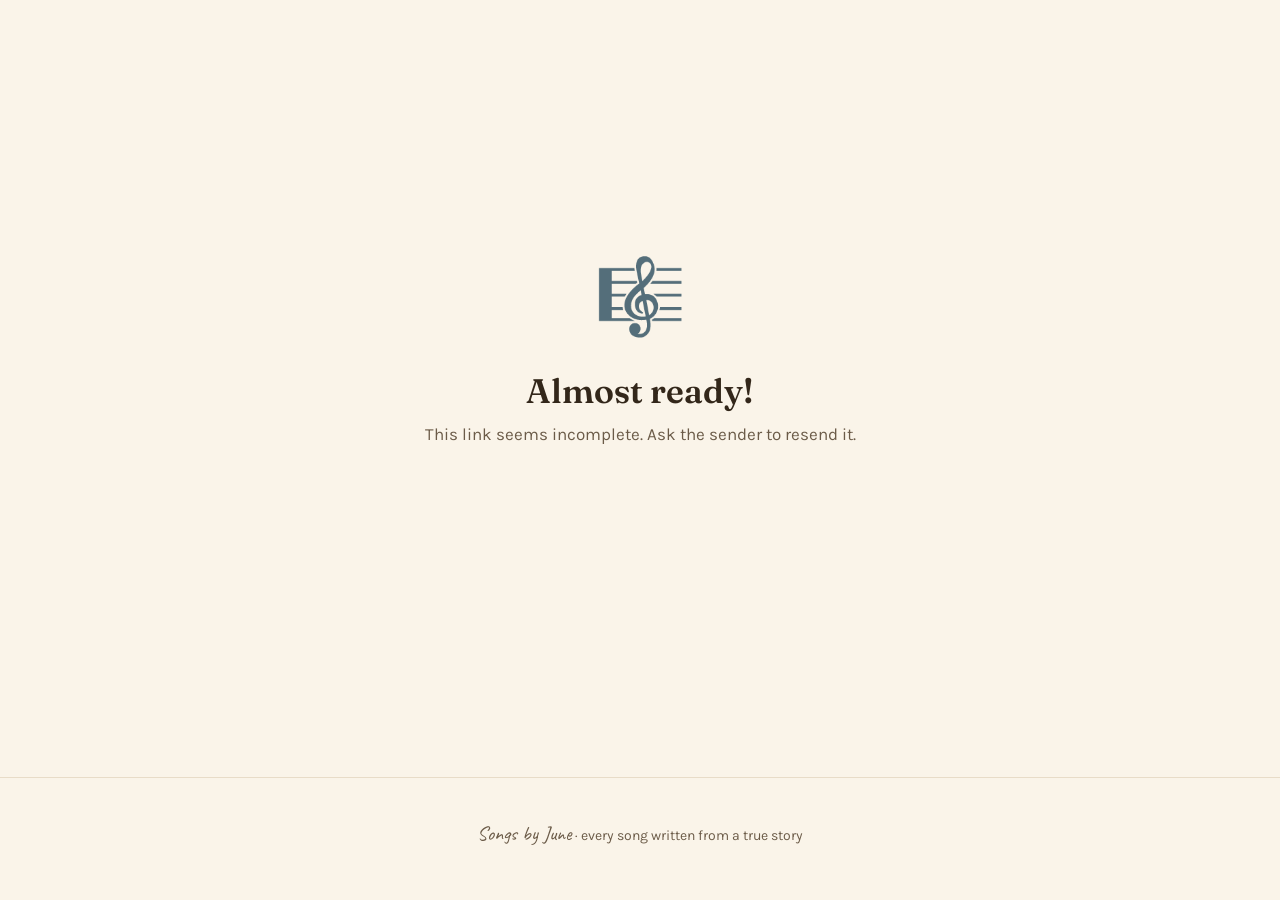
<file: s/index.html>
<!doctype html>
<html lang="en">
<head>
<meta charset="utf-8">
<meta name="viewport" content="width=device-width, initial-scale=1">
<title>Someone made you a song 🎁</title>
<meta name="robots" content="noindex">
<link rel="preconnect" href="https://fonts.googleapis.com">
<link href="https://fonts.googleapis.com/css2?family=Fraunces:wght@500;600;700&family=Karla:wght@400;700;800&family=Caveat:wght@600;700&display=swap" rel="stylesheet">
<link rel="stylesheet" href="../style.css">
<style>
  body { display: flex; min-height: 100vh; flex-direction: column; }
  main { flex: 1; display: flex; align-items: center; justify-content: center; padding: 30px 18px; }
  .stage { max-width: 480px; width: 100%; text-align: center; }
  .stage h1 { font-size: 34px; margin: 14px 0 10px; }
  .stage p { color: var(--ink-soft); }
  .gift { font-size: 74px; }
  .screen { display: none; }
  .screen.on { display: block; animation: fade .5s ease; }
  @keyframes fade { from { opacity: 0; transform: translateY(8px); } to { opacity: 1; transform: none; } }
  video#preview { width: 100%; border-radius: 18px; background: #000; transform: scaleX(-1); box-shadow: var(--shadow); }
  video#playback { width: 100%; border-radius: 18px; background: #000; box-shadow: var(--shadow); }
  .recbar { display: flex; align-items: center; justify-content: center; gap: 10px; margin: 14px 0; font-weight: 800; color: var(--terra-deep); }
  .dot { width: 12px; height: 12px; border-radius: 50%; background: #E03E2F; animation: blink 1.1s infinite; }
  @keyframes blink { 50% { opacity: .25; } }
  .btncol { display: flex; flex-direction: column; gap: 12px; margin-top: 22px; }
  .lyrics { text-align: left; white-space: pre-wrap; background: var(--paper); border: 1px solid var(--line);
    border-radius: 14px; padding: 22px; margin-top: 18px; font-family: 'Fraunces', serif; font-size: 16px; }
  .consent { text-align: left; display: flex; gap: 10px; align-items: flex-start; margin: 16px 0 4px; font-size: 14px; color: var(--ink-soft); }
  .consent input { margin-top: 4px; }
  .offer { background: var(--paper); border: 1px dashed var(--kraft); border-radius: 16px; padding: 22px; margin-top: 26px; }
  .offer .code { font-family: 'Fraunces', serif; font-size: 22px; letter-spacing: .06em; }
  audio { width: 100%; margin-top: 16px; }
</style>
</head>
<body>
<main>
<div class="stage">

  <div class="screen on" id="s-loading"><div class="gift">🎁</div><p>Opening your gift...</p></div>

  <div class="screen" id="s-notready">
    <div class="gift">🎼</div>
    <h1>Almost ready!</h1>
    <p id="notready-copy">June is putting the finishing touches on something made just for you. Check back soon.</p>
  </div>

  <div class="screen" id="s-reveal">
    <div class="gift">🎁</div>
    <h1 id="reveal-title"></h1>
    <p>Not a card. Not a gift card. A real song, written about you, your stories, your people.</p>
    <div class="btncol"><button class="btn big" id="to-primer">Open my song</button></div>
  </div>

  <div class="screen" id="s-primer">
    <div class="gift">📸</div>
    <h1>One question first...</h1>
    <p id="primer-copy"></p>
    <p style="font-size:14px;margin-top:10px">You will see yourself the whole time, and you review the video before anything is sent. Nothing is shared without your OK.</p>
    <div class="btncol">
      <button class="btn big" id="go-record">🎥 Yes, record my reaction</button>
      <button class="btn ghost" id="go-plain">Just play my song</button>
    </div>
  </div>

  <div class="screen" id="s-record">
    <video id="preview" autoplay muted playsinline></video>
    <div class="recbar" id="recbar" style="visibility:hidden"><span class="dot"></span><span id="rectime">0:00</span> · recording for <span id="rec-buyer"></span></div>
    <div class="btncol">
      <button class="btn big" id="play-and-record">▶ Play my song</button>
      <button class="btn ghost" id="finish-early" style="display:none">Finish</button>
    </div>
  </div>

  <div class="screen" id="s-review">
    <h1 style="font-size:26px">That was wonderful. 🥹</h1>
    <p>Here is your reaction. Want to send it back as a thank-you?</p>
    <video id="playback" controls playsinline></video>
    <label class="consent"><input type="checkbox" id="share-ok"><span>It is also OK for Songs by June to feature this clip on social media. (Totally optional. Your song is yours either way.)</span></label>
    <div class="btncol">
      <button class="btn big" id="send-reaction">💌 Send it to <span id="send-buyer"></span></button>
      <button class="btn ghost" id="skip-send">Don't send it</button>
    </div>
  </div>

  <div class="screen" id="s-song">
    <div class="gift">🎶</div>
    <h1 id="song-title"></h1>
    <audio id="song" controls preload="auto"></audio>
    <div id="lyrics" class="lyrics" style="display:none"></div>
    <div class="btncol">
      <button class="btn ghost" id="toggle-lyrics">Read the lyrics</button>
    </div>
    <div class="offer">
      <p style="font-size:15px"><b>Know whose birthday is next?</b><br>Now you know the best gift on earth. Here is <b>$10 off</b> a song for them:</p>
      <div class="code" id="share-code"></div>
      <div class="btncol">
        <a class="btn" id="send-one-back" href="../">Make someone a song · $10 off</a>
      </div>
    </div>
  </div>

</div>
</main>
<footer><div class="wrap" style="text-align:center"><span class="hand" style="font-size:20px">Songs by June</span> · every song written from a true story</div></footer>

<script>
const API = 'https://bukgitgwwmzdjibekmzb.supabase.co/functions/v1';
const t = new URLSearchParams(location.search).get('t');
let order = null, mediaStream = null, recorder = null, chunks = [], blob = null, mime = '', recStart = 0, timerId = null;

function show(id) {
  document.querySelectorAll('.screen').forEach(s => s.classList.remove('on'));
  document.getElementById(id).classList.add('on');
}
const $ = id => document.getElementById(id);

function pickMime() {
  const prefs = ['video/mp4;codecs=avc1.42E01E,mp4a.40.2', 'video/mp4', 'video/webm;codecs=vp9,opus', 'video/webm'];
  for (const p of prefs) if (window.MediaRecorder && MediaRecorder.isTypeSupported(p)) return p;
  return '';
}

async function init() {
  if (!t) { show('s-notready'); $('notready-copy').textContent = 'This link seems incomplete. Ask the sender to resend it.'; return; }
  try {
    const r = await fetch(`${API}/bday-order?t=${encodeURIComponent(t)}`);
    order = await r.json();
  } catch { order = null; }
  if (!order || order.error) { show('s-notready'); $('notready-copy').textContent = 'We could not find this song. Ask the sender to resend the link.'; return; }
  if (!order.ready) {
    $('notready-copy').textContent = `June is putting the finishing touches on a song ${order.buyer_name} asked her to write for you. Check back in a little while!`;
    show('s-notready'); return;
  }
  $('reveal-title').textContent = `${order.buyer_name} had a song written just for you, ${order.recipient_name}.`;
  $('primer-copy').textContent = `Would you like ${order.buyer_name} to see your face when you hear it for the first time? We will record you while the song plays and send it only to ${order.buyer_name}.`;
  $('rec-buyer').textContent = order.buyer_name;
  $('send-buyer').textContent = order.buyer_name;
  $('song-title').textContent = `Happy birthday, ${order.recipient_name}. 🎂`;
  $('song').src = order.song_url;
  if (order.song_lyrics) $('lyrics').textContent = order.song_lyrics;
  else $('toggle-lyrics').style.display = 'none';
  $('share-code').textContent = order.share_code;
  $('send-one-back').href = `../?code=${encodeURIComponent(order.share_code)}`;
  show('s-reveal');
}

$('to-primer').addEventListener('click', () => {
  // camera-capable browsers get the primer; others go straight to the song
  if (navigator.mediaDevices && navigator.mediaDevices.getUserMedia && pickMime()) show('s-primer');
  else playPlain();
});
$('go-plain').addEventListener('click', playPlain);

function playPlain() {
  show('s-song');
  logPlay();
  $('song').play().catch(() => {});
}

$('go-record').addEventListener('click', async () => {
  try {
    mediaStream = await navigator.mediaDevices.getUserMedia({ video: { facingMode: 'user' }, audio: true });
    $('preview').srcObject = mediaStream;
    show('s-record');
  } catch {
    // permission denied or unavailable: never block the gift
    playPlain();
  }
});

$('play-and-record').addEventListener('click', () => {
  // one gesture starts both playback and recording (autoplay policy)
  mime = pickMime();
  chunks = [];
  try { recorder = new MediaRecorder(mediaStream, mime ? { mimeType: mime } : undefined); }
  catch { recorder = new MediaRecorder(mediaStream); }
  recorder.ondataavailable = e => { if (e.data && e.data.size) chunks.push(e.data); };
  recorder.onstop = onRecorded;
  recorder.start(); // single blob; older Safari only fires dataavailable on stop
  recStart = Date.now();
  const song = $('song');
  song.play().catch(() => {});
  logPlay();
  song.onended = stopRec;
  $('play-and-record').style.display = 'none';
  $('finish-early').style.display = 'inline-block';
  $('recbar').style.visibility = 'visible';
  timerId = setInterval(() => {
    const s = Math.floor((Date.now() - recStart) / 1000);
    $('rectime').textContent = `${Math.floor(s / 60)}:${String(s % 60).padStart(2, '0')}`;
    if (s > 300) stopRec(); // hard cap 5 min
  }, 500);
});

$('finish-early').addEventListener('click', stopRec);

function stopRec() {
  clearInterval(timerId);
  if (recorder && recorder.state !== 'inactive') recorder.stop();
  $('song').pause();
}

function onRecorded() {
  if (mediaStream) mediaStream.getTracks().forEach(tr => tr.stop());
  blob = new Blob(chunks, { type: recorder.mimeType || mime || 'video/webm' });
  $('playback').src = URL.createObjectURL(blob);
  show('s-review');
}

$('send-reaction').addEventListener('click', async () => {
  const btn = $('send-reaction');
  btn.disabled = true; btn.textContent = 'Sending...';
  try {
    const ext = (blob.type.includes('mp4')) ? 'mp4' : 'webm';
    const start = await fetch(`${API}/bday-reaction`, {
      method: 'POST', headers: { 'Content-Type': 'application/json' },
      body: JSON.stringify({ action: 'start', t, ext })
    }).then(r => r.json());
    if (!start.upload_url) throw new Error('no upload url');
    const up = await fetch(start.upload_url, { method: 'PUT', headers: { 'Content-Type': blob.type }, body: blob });
    if (!up.ok) throw new Error('upload failed');
    await fetch(`${API}/bday-reaction`, {
      method: 'POST', headers: { 'Content-Type': 'application/json' },
      body: JSON.stringify({
        action: 'complete', t, path: start.path,
        duration: Math.round((Date.now() - recStart) / 1000),
        share_ok: $('share-ok').checked
      })
    });
    playPlain();
  } catch {
    btn.disabled = false; btn.textContent = 'Try sending again';
  }
});
$('skip-send').addEventListener('click', playPlain);

$('toggle-lyrics').addEventListener('click', () => {
  const l = $('lyrics');
  l.style.display = l.style.display === 'none' ? 'block' : 'none';
});
$('send-one-back').addEventListener('click', () => {
  fetch(`${API}/bday-order`, { method: 'POST', headers: { 'Content-Type': 'application/json' },
    body: JSON.stringify({ action: 'share_clicked', t, surface: 'recipient_offer' }) }).catch(() => {});
});
let played = false;
function logPlay() {
  if (played) return; played = true;
  fetch(`${API}/bday-order`, { method: 'POST', headers: { 'Content-Type': 'application/json' },
    body: JSON.stringify({ action: 'song_played', t }) }).catch(() => {});
}

init();
</script>
</body>
</html>
</file>
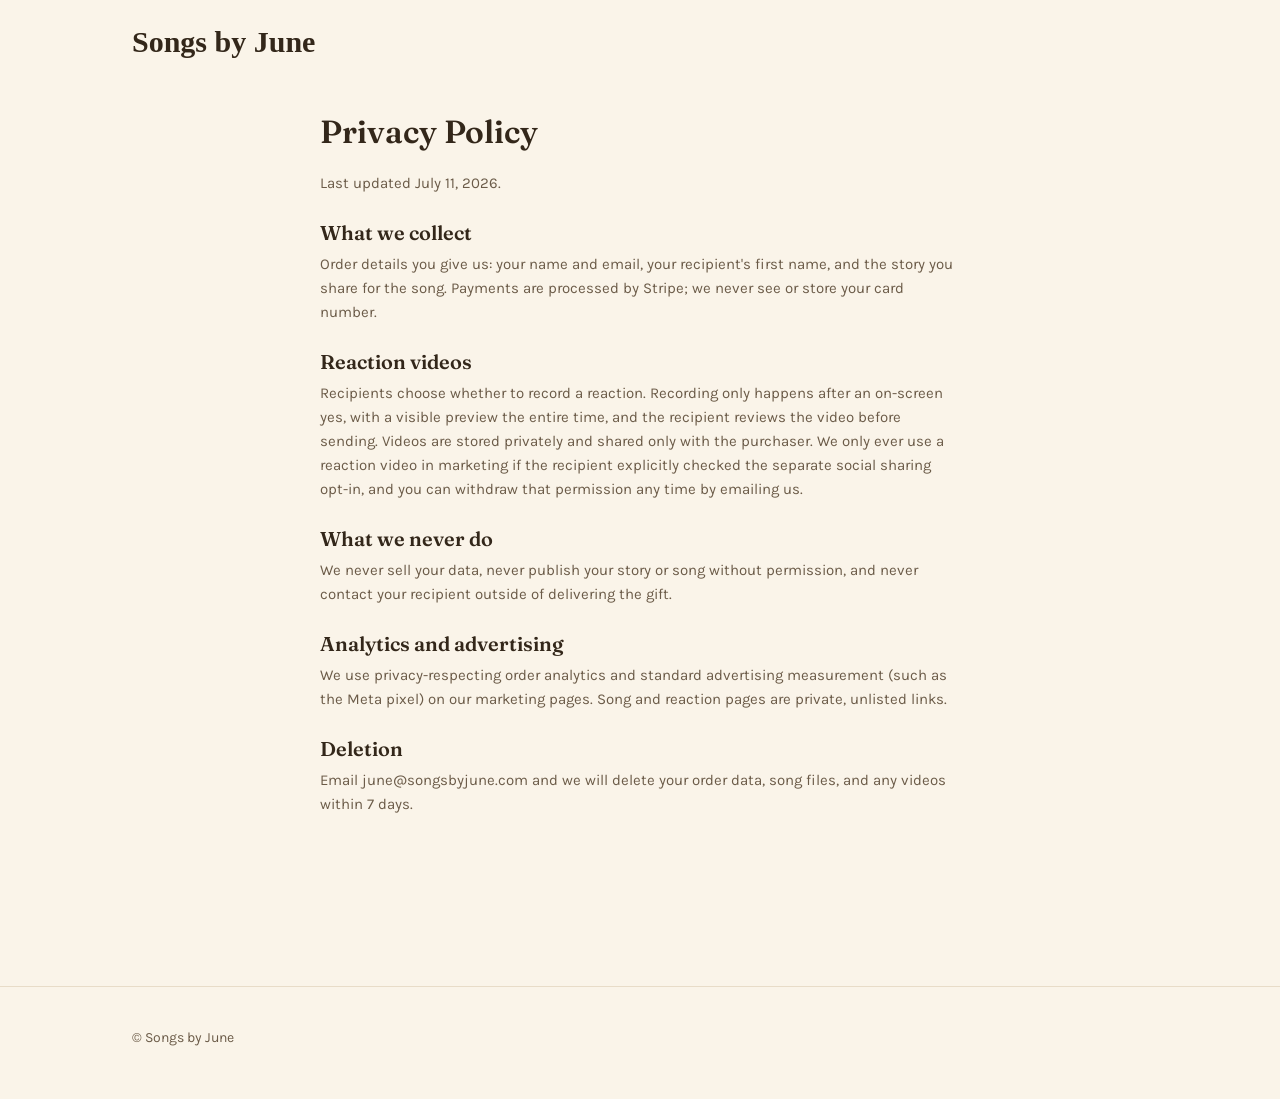
<file: privacy.html>
<!doctype html>
<html lang="en"><head><meta charset="utf-8"><meta name="viewport" content="width=device-width, initial-scale=1">
<title>Privacy Policy | Songs by June</title>
<link href="https://fonts.googleapis.com/css2?family=Fraunces:wght@600&family=Karla:wght@400;700&display=swap" rel="stylesheet">
<link rel="stylesheet" href="style.css"><style>main{max-width:680px;margin:0 auto;padding:30px 20px 70px}h1{font-size:32px;margin-bottom:20px}h2{font-size:20px;margin:26px 0 8px}p{color:var(--ink-soft);font-size:15px;margin-bottom:10px}</style></head>
<body><div class="wrap"><nav><a class="logo" href="./">Songs by June</a></nav></div>
<main>
<h1>Privacy Policy</h1>
<p>Last updated July 11, 2026.</p>
<h2>What we collect</h2>
<p>Order details you give us: your name and email, your recipient's first name, and the story you share for the song. Payments are processed by Stripe; we never see or store your card number.</p>
<h2>Reaction videos</h2>
<p>Recipients choose whether to record a reaction. Recording only happens after an on-screen yes, with a visible preview the entire time, and the recipient reviews the video before sending. Videos are stored privately and shared only with the purchaser. We only ever use a reaction video in marketing if the recipient explicitly checked the separate social sharing opt-in, and you can withdraw that permission any time by emailing us.</p>
<h2>What we never do</h2>
<p>We never sell your data, never publish your story or song without permission, and never contact your recipient outside of delivering the gift.</p>
<h2>Analytics and advertising</h2>
<p>We use privacy-respecting order analytics and standard advertising measurement (such as the Meta pixel) on our marketing pages. Song and reaction pages are private, unlisted links.</p>
<h2>Deletion</h2>
<p>Email june@songsbyjune.com and we will delete your order data, song files, and any videos within 7 days.</p>
</main>
<footer><div class="wrap">© Songs by June</div></footer>
</body></html>
</file>
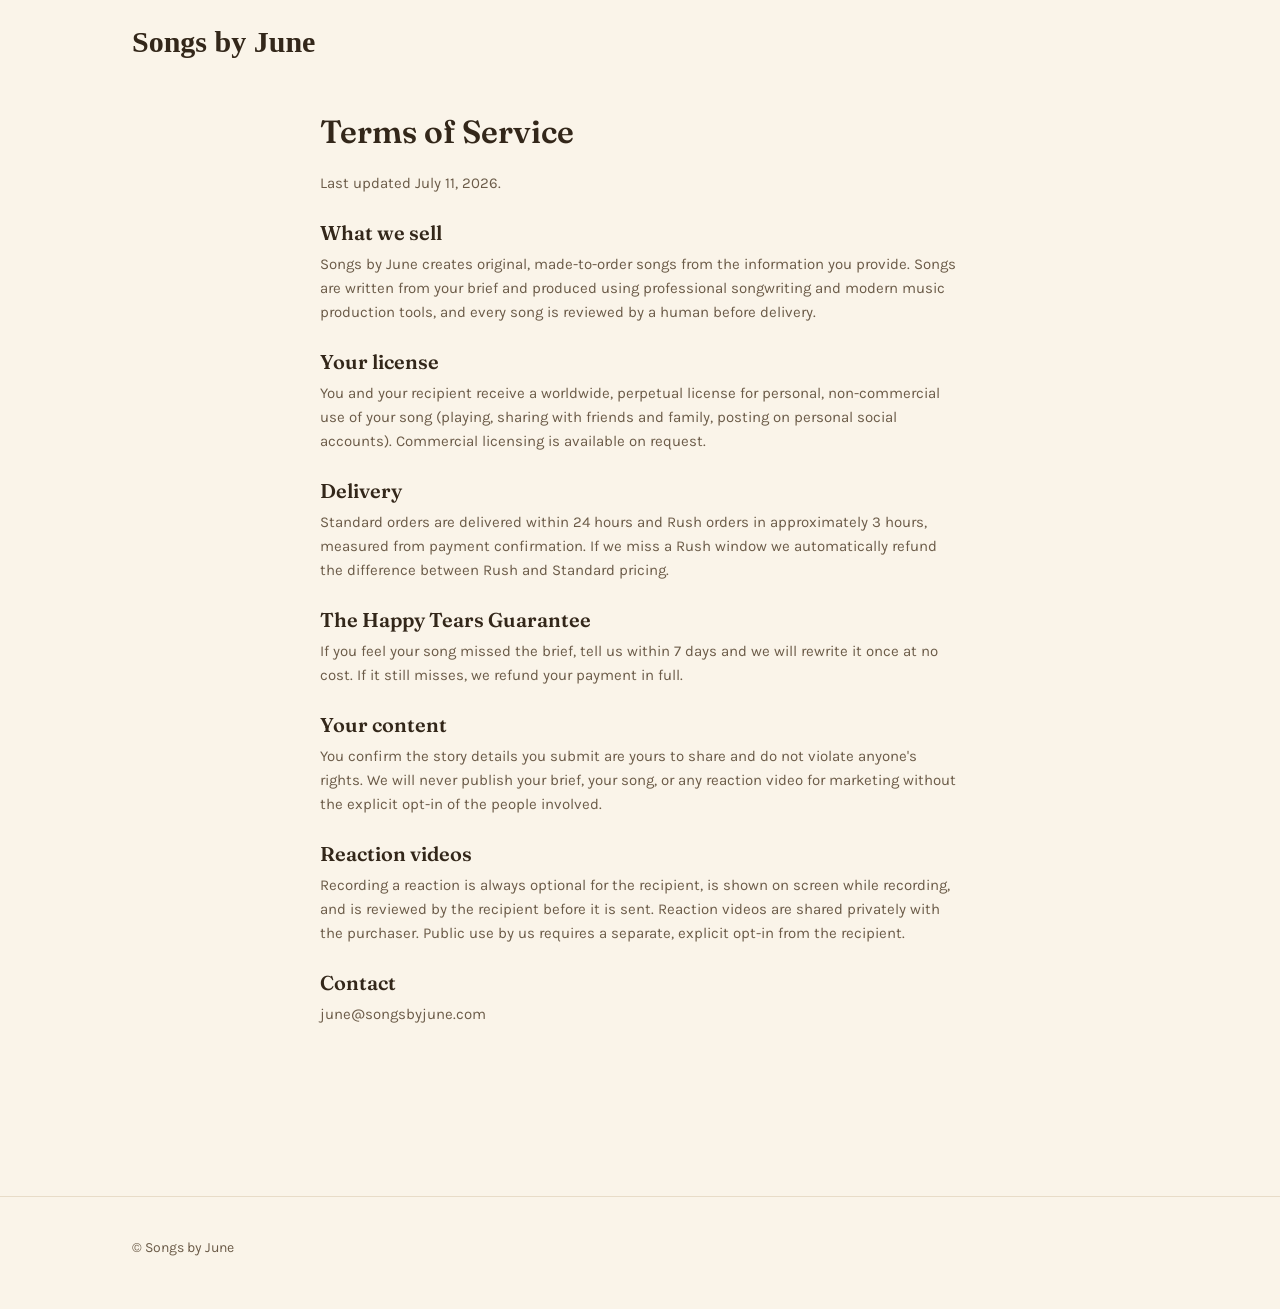
<file: terms.html>
<!doctype html>
<html lang="en"><head><meta charset="utf-8"><meta name="viewport" content="width=device-width, initial-scale=1">
<title>Terms of Service | Songs by June</title>
<link href="https://fonts.googleapis.com/css2?family=Fraunces:wght@600&family=Karla:wght@400;700&display=swap" rel="stylesheet">
<link rel="stylesheet" href="style.css"><style>main{max-width:680px;margin:0 auto;padding:30px 20px 70px}h1{font-size:32px;margin-bottom:20px}h2{font-size:20px;margin:26px 0 8px}p{color:var(--ink-soft);font-size:15px;margin-bottom:10px}</style></head>
<body><div class="wrap"><nav><a class="logo" href="./">Songs by June</a></nav></div>
<main>
<h1>Terms of Service</h1>
<p>Last updated July 11, 2026.</p>
<h2>What we sell</h2>
<p>Songs by June creates original, made-to-order songs from the information you provide. Songs are written from your brief and produced using professional songwriting and modern music production tools, and every song is reviewed by a human before delivery.</p>
<h2>Your license</h2>
<p>You and your recipient receive a worldwide, perpetual license for personal, non-commercial use of your song (playing, sharing with friends and family, posting on personal social accounts). Commercial licensing is available on request.</p>
<h2>Delivery</h2>
<p>Standard orders are delivered within 24 hours and Rush orders in approximately 3 hours, measured from payment confirmation. If we miss a Rush window we automatically refund the difference between Rush and Standard pricing.</p>
<h2>The Happy Tears Guarantee</h2>
<p>If you feel your song missed the brief, tell us within 7 days and we will rewrite it once at no cost. If it still misses, we refund your payment in full.</p>
<h2>Your content</h2>
<p>You confirm the story details you submit are yours to share and do not violate anyone's rights. We will never publish your brief, your song, or any reaction video for marketing without the explicit opt-in of the people involved.</p>
<h2>Reaction videos</h2>
<p>Recording a reaction is always optional for the recipient, is shown on screen while recording, and is reviewed by the recipient before it is sent. Reaction videos are shared privately with the purchaser. Public use by us requires a separate, explicit opt-in from the recipient.</p>
<h2>Contact</h2>
<p>june@songsbyjune.com</p>
</main>
<footer><div class="wrap">© Songs by June</div></footer>
</body></html>
</file>
<file: style.css>
/* Songs by June — warm, human, handcrafted. Cream / terracotta / kraft. */
:root {
  --cream: #FAF4E9;
  --paper: #FFFDF8;
  --ink: #33271A;
  --ink-soft: #6B5B48;
  --terra: #C4644A;
  --terra-deep: #A54B35;
  --kraft: #B8997A;
  --line: #E8DCC8;
  --gold: #D9A441;
  --shadow: 0 10px 30px rgba(70, 45, 25, 0.12);
}
* { margin: 0; padding: 0; box-sizing: border-box; }
html { scroll-behavior: smooth; }
body {
  font-family: 'Karla', -apple-system, sans-serif;
  background: var(--cream);
  color: var(--ink);
  line-height: 1.6;
  font-size: 17px;
}
h1, h2, h3 { font-family: 'Fraunces', Georgia, serif; font-weight: 600; line-height: 1.15; }
.hand { font-family: 'Caveat', cursive; }
.wrap { max-width: 1060px; margin: 0 auto; padding: 0 22px; }
a { color: var(--terra-deep); }

.btn {
  display: inline-block; border: none; cursor: pointer; text-decoration: none;
  background: var(--terra); color: #fff; font-family: 'Karla', sans-serif;
  font-size: 17px; font-weight: 700; padding: 15px 30px; border-radius: 40px;
  box-shadow: 0 6px 18px rgba(196, 100, 74, 0.35);
  transition: transform .15s ease, background .15s ease;
}
.btn:hover { background: var(--terra-deep); transform: translateY(-1px); }
.btn.big { font-size: 19px; padding: 18px 38px; }
.btn.ghost {
  background: transparent; color: var(--terra-deep); box-shadow: none;
  border: 2px solid var(--terra); padding: 13px 28px;
}
.btn.ghost:hover { background: rgba(196,100,74,.08); }
.btn:disabled { opacity: .5; cursor: default; transform: none; }

nav {
  display: flex; align-items: center; justify-content: space-between;
  padding: 18px 0;
}
nav .logo { font-family: 'Caveat', cursive; font-size: 30px; font-weight: 700; color: var(--ink); text-decoration: none; }
nav .links a { margin-left: 26px; text-decoration: none; color: var(--ink-soft); font-weight: 700; font-size: 15px; }
nav .links a.btn { color: #fff; padding: 10px 22px; font-size: 15px; }

.eyebrow {
  display: inline-block; font-size: 13px; font-weight: 800; letter-spacing: .12em;
  text-transform: uppercase; color: var(--terra-deep); margin-bottom: 14px;
}
.card {
  background: var(--paper); border: 1px solid var(--line); border-radius: 18px;
  padding: 28px; box-shadow: var(--shadow);
}
.chip {
  display: inline-flex; align-items: center; gap: 7px; background: var(--paper);
  border: 1px solid var(--line); border-radius: 30px; padding: 8px 16px;
  font-size: 14px; font-weight: 700; color: var(--ink-soft);
}

/* form bits */
label { display: block; font-weight: 800; font-size: 14px; margin: 18px 0 6px; color: var(--ink); }
input[type=text], input[type=email], textarea, select {
  width: 100%; padding: 13px 15px; border: 1.5px solid var(--line); border-radius: 12px;
  font-family: 'Karla', sans-serif; font-size: 16px; background: #fff; color: var(--ink);
}
input:focus, textarea:focus, select:focus { outline: none; border-color: var(--terra); }
textarea { min-height: 110px; resize: vertical; }
.hint { font-size: 13px; color: var(--ink-soft); margin-top: 5px; }

.pill-row { display: flex; flex-wrap: wrap; gap: 9px; }
.pill {
  border: 1.5px solid var(--line); background: #fff; border-radius: 30px;
  padding: 9px 18px; font-size: 15px; font-weight: 700; cursor: pointer; color: var(--ink-soft);
}
.pill.on { background: var(--terra); border-color: var(--terra); color: #fff; }

.progress { display: flex; gap: 6px; margin-bottom: 22px; }
.progress span { flex: 1; height: 5px; border-radius: 3px; background: var(--line); }
.progress span.on { background: var(--terra); }

footer {
  margin-top: 90px; padding: 40px 0 50px; border-top: 1px solid var(--line);
  color: var(--ink-soft); font-size: 14px;
}
footer a { color: var(--ink-soft); }

@media (max-width: 760px) {
  body { font-size: 16px; }
  nav .links a:not(.btn) { display: none; }
}
</file>
